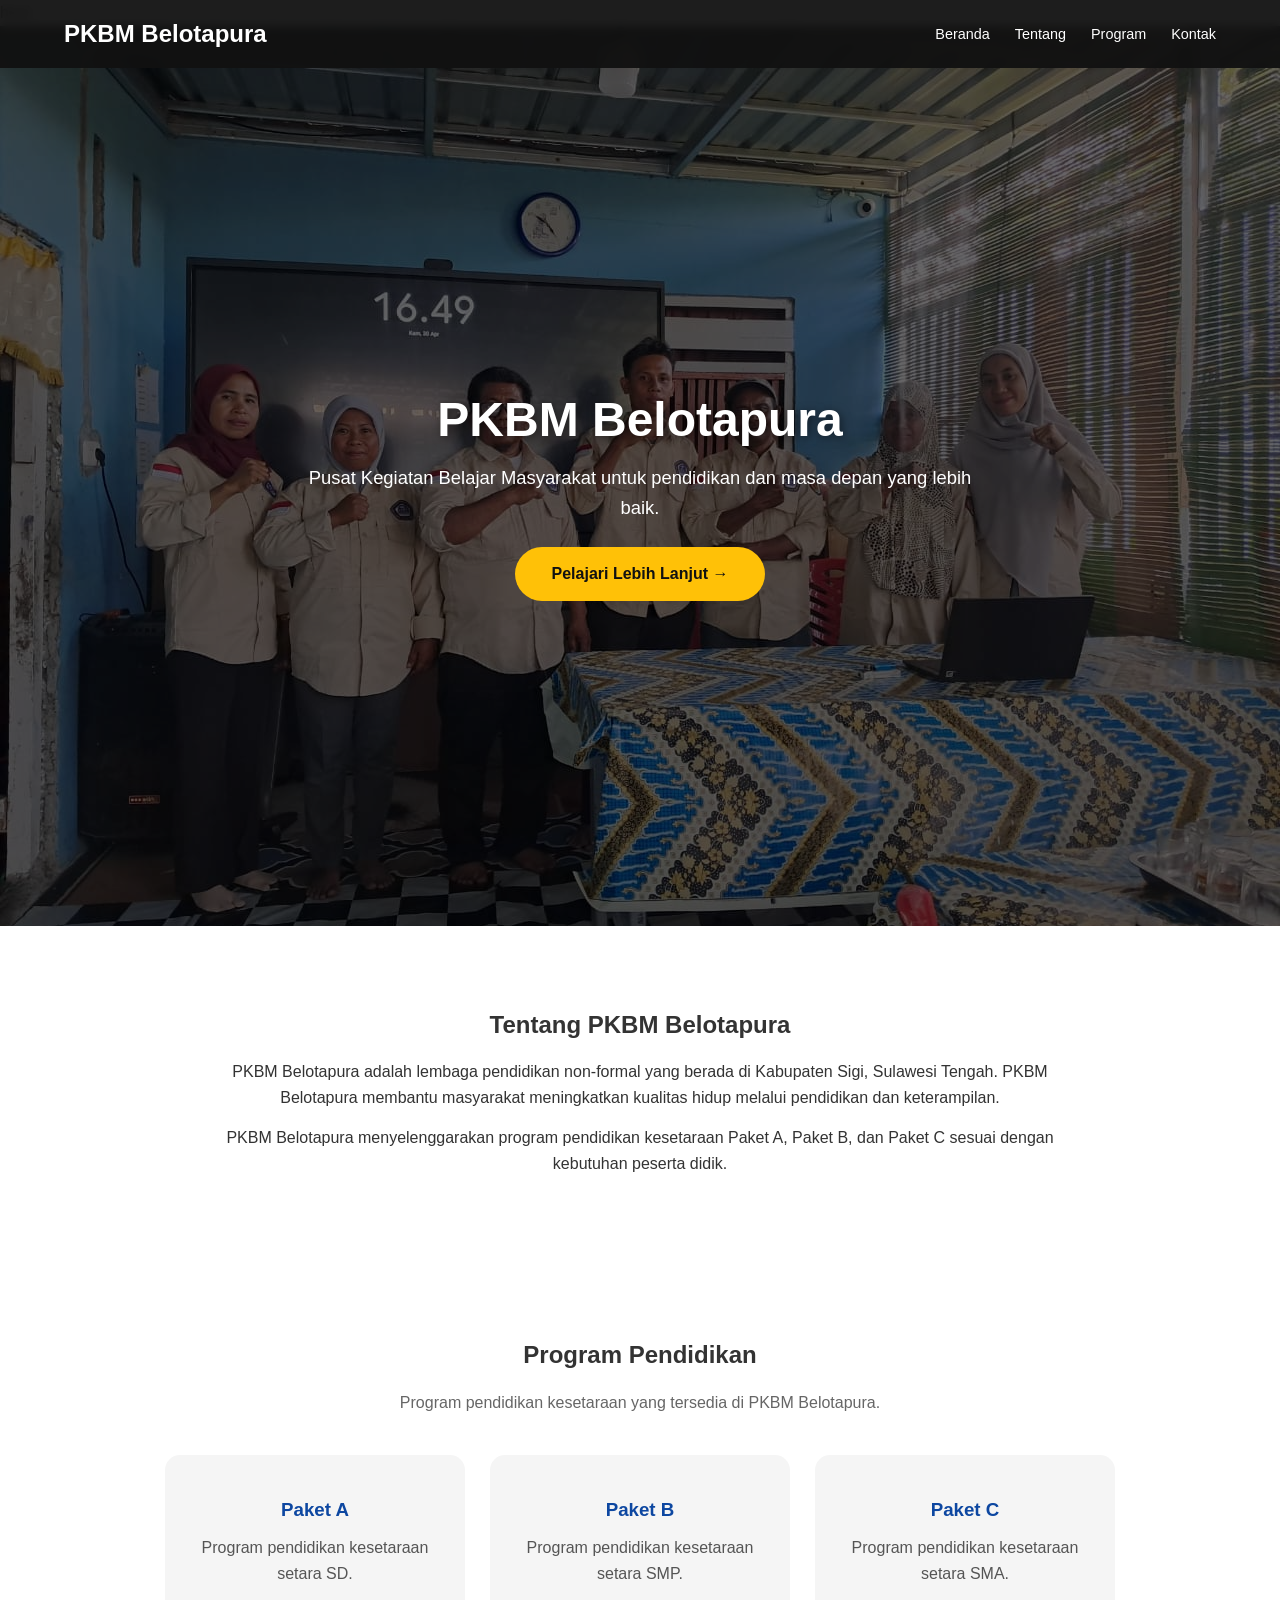
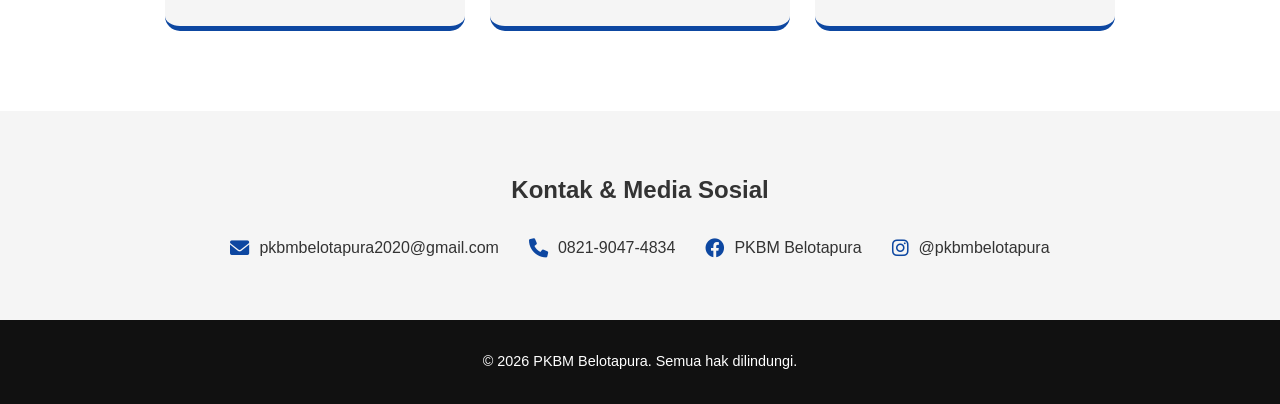
<file: index.html>
html
    <!DOCTYPE html>
    <html lang="id">

    <head>

        <meta charset="UTF-8">

            <meta name="google-site-verification" content="3CQMXkHi-KrvbpvEuvMcFY0eyLplA8LB2HC7Y9YpvDQ" />

        <meta
            name="viewport"
            content="width=device-width, initial-scale=1.0"
        >

        <!-- SEO -->
        <meta
            name="description"
            content="PKBM Belotapura adalah lembaga pendidikan non-formal di Kabupaten Sigi, Sulawesi Tengah, yang menyediakan program pendidikan kesetaraan Paket A, Paket B, dan Paket C."
        >

        <meta
            name="robots"
            content="index, follow"
        >

        <link
            rel="canonical"
            href="https://pkbm-belotapura.vercel.app/"
        >

        <title>
            PKBM Belotapura | Pusat Kegiatan Belajar Masyarakat
        </title>


        <!-- Favicon -->
        <link
            rel="icon"
            type="image/png"
            href="assets/img/favicon.png"
        >


        <!-- Open Graph -->
        <meta
            property="og:title"
            content="PKBM Belotapura | Pusat Kegiatan Belajar Masyarakat"
        >

        <meta
            property="og:description"
            content="PKBM Belotapura adalah lembaga pendidikan non-formal di Kabupaten Sigi, Sulawesi Tengah, yang menyediakan program Paket A, Paket B, dan Paket C."
        >

        <meta
            property="og:image"
            content="https://pkbm-belotapura.vercel.app/assets/img/hero.jpg"
        >

        <meta
            property="og:url"
            content="https://pkbm-belotapura.vercel.app/"
        >

        <meta
            property="og:type"
            content="website"
        >

        <meta
            property="og:locale"
            content="id_ID"
        >

        <meta
            property="og:site_name"
            content="PKBM Belotapura"
        >


        <!-- Twitter Card -->
        <meta
            name="twitter:card"
            content="summary_large_image"
        >

        <meta
            name="twitter:title"
            content="PKBM Belotapura | Pusat Kegiatan Belajar Masyarakat"
        >

        <meta
            name="twitter:description"
            content="PKBM Belotapura adalah lembaga pendidikan non-formal di Kabupaten Sigi, Sulawesi Tengah, yang menyediakan program Paket A, Paket B, dan Paket C."
        >

        <meta
            name="twitter:image"
            content="https://pkbm-belotapura.vercel.app/assets/img/hero.jpg"
        >


        <!-- Font Awesome -->
        <link
            rel="stylesheet"
            href="https://cdnjs.cloudflare.com/ajax/libs/font-awesome/6.0.0/css/all.min.css"
        >


        <!-- CSS -->
        <link
            rel="stylesheet"
            href="style.css"
        >

    </head>


    <body>


    <header>

        <nav
            class="navbar"
            aria-label="Navigasi utama"
        >

            <a
                href="index.html"
                class="logo"
            >
                PKBM Belotapura
            </a>


            <ul class="nav-links">

                <li>
                    <a href="index.html">
                        Beranda
                    </a>
                </li>

                <li>
                    <a href="#about">
                        Tentang
                    </a>
                </li>

                <li>
                    <a href="#program">
                        Program
                    </a>
                </li>

                <li>
                    <a href="#contact">
                        Kontak
                    </a>
                </li>

            </ul>


            <div
                class="menu-toggle"
                aria-label="Buka menu navigasi"
            >
                ☰
            </div>

        </nav>

    </header>


    <main>


        <!-- HERO -->
        <section
            id="home"
            class="hero"
            aria-labelledby="hero-title"
        >

            <div class="hero-content">

                <h1 id="hero-title">
                    PKBM Belotapura
                </h1>

                <p>
                    Pusat Kegiatan Belajar Masyarakat untuk pendidikan
                    dan masa depan yang lebih baik.
                </p>

                <a
                    href="beranda.html"
                    class="btn"
                >
                    Pelajari Lebih Lanjut →
                </a>

            </div>

        </section>


        <!-- TENTANG -->
        <section
            id="about"
            class="about"
            aria-labelledby="about-title"
        >

            <div class="container">

                <h2 id="about-title">
                    Tentang PKBM Belotapura
                </h2>


                <p>
                    PKBM Belotapura adalah lembaga pendidikan non-formal
                    yang berada di Kabupaten Sigi, Sulawesi Tengah.
                    PKBM Belotapura membantu masyarakat meningkatkan
                    kualitas hidup melalui pendidikan dan keterampilan.
                </p>


                <p>
                    PKBM Belotapura menyelenggarakan program pendidikan
                    kesetaraan Paket A, Paket B, dan Paket C sesuai dengan
                    kebutuhan peserta didik.
                </p>

            </div>

        </section>


        <!-- PROGRAM -->
        <section
            id="program"
            class="program"
            aria-labelledby="program-title"
        >

            <h2 id="program-title">
                Program Pendidikan
            </h2>


            <p class="section-description">
                Program pendidikan kesetaraan yang tersedia di
                PKBM Belotapura.
            </p>


            <div class="program-container">


                <article class="program-card">

                    <h3>
                        Paket A
                    </h3>

                    <p>
                        Program pendidikan kesetaraan setara SD.
                    </p>

                </article>


                <article class="program-card">

                    <h3>
                        Paket B
                    </h3>

                    <p>
                        Program pendidikan kesetaraan setara SMP.
                    </p>

                </article>


                <article class="program-card">

                    <h3>
                        Paket C
                    </h3>

                    <p>
                        Program pendidikan kesetaraan setara SMA.
                    </p>

                </article>


            </div>

        </section>


        <!-- KONTAK -->
        <section
            id="contact"
            class="contact"
            aria-labelledby="contact-title"
        >

            <h2 id="contact-title">
                Kontak & Media Sosial
            </h2>


            <div class="contact-container">


                <!-- EMAIL -->
                <div class="contact-item">

                    <i
                        class="fas fa-envelope"
                        aria-hidden="true"
                    ></i>

                    <a href="mailto:pkbmbelotapura2020@gmail.com">
                        pkbmbelotapura2020@gmail.com
                    </a>

                </div>


                <!-- TELEPON -->
                <div class="contact-item">

                    <i
                        class="fas fa-phone"
                        aria-hidden="true"
                    ></i>

                    <a href="tel:+6282190474834">
                        0821-9047-4834
                    </a>

                </div>


                <!-- FACEBOOK -->
                <div class="contact-item">

                    <a
                        href="https://facebook.com/pkbmbelotapura"
                        target="_blank"
                        rel="noopener noreferrer"
                        aria-label="Facebook PKBM Belotapura"
                    >

                        <i
                            class="fab fa-facebook"
                            aria-hidden="true"
                        ></i>

                        <span>
                            PKBM Belotapura
                        </span>

                    </a>

                </div>


                <!-- INSTAGRAM -->
                <div class="contact-item">

                    <a
                        href="https://instagram.com/pkbmbelotapura"
                        target="_blank"
                        rel="noopener noreferrer"
                        aria-label="Instagram PKBM Belotapura"
                    >

                        <i
                            class="fab fa-instagram"
                            aria-hidden="true"
                        ></i>

                        <span>
                            @pkbmbelotapura
                        </span>

                    </a>

                </div>


            </div>

        </section>


    </main>


    <footer>

        <p>
            © 2026 PKBM Belotapura. Semua hak dilindungi.
        </p>

    </footer>


    </body>

    </html>
</file>
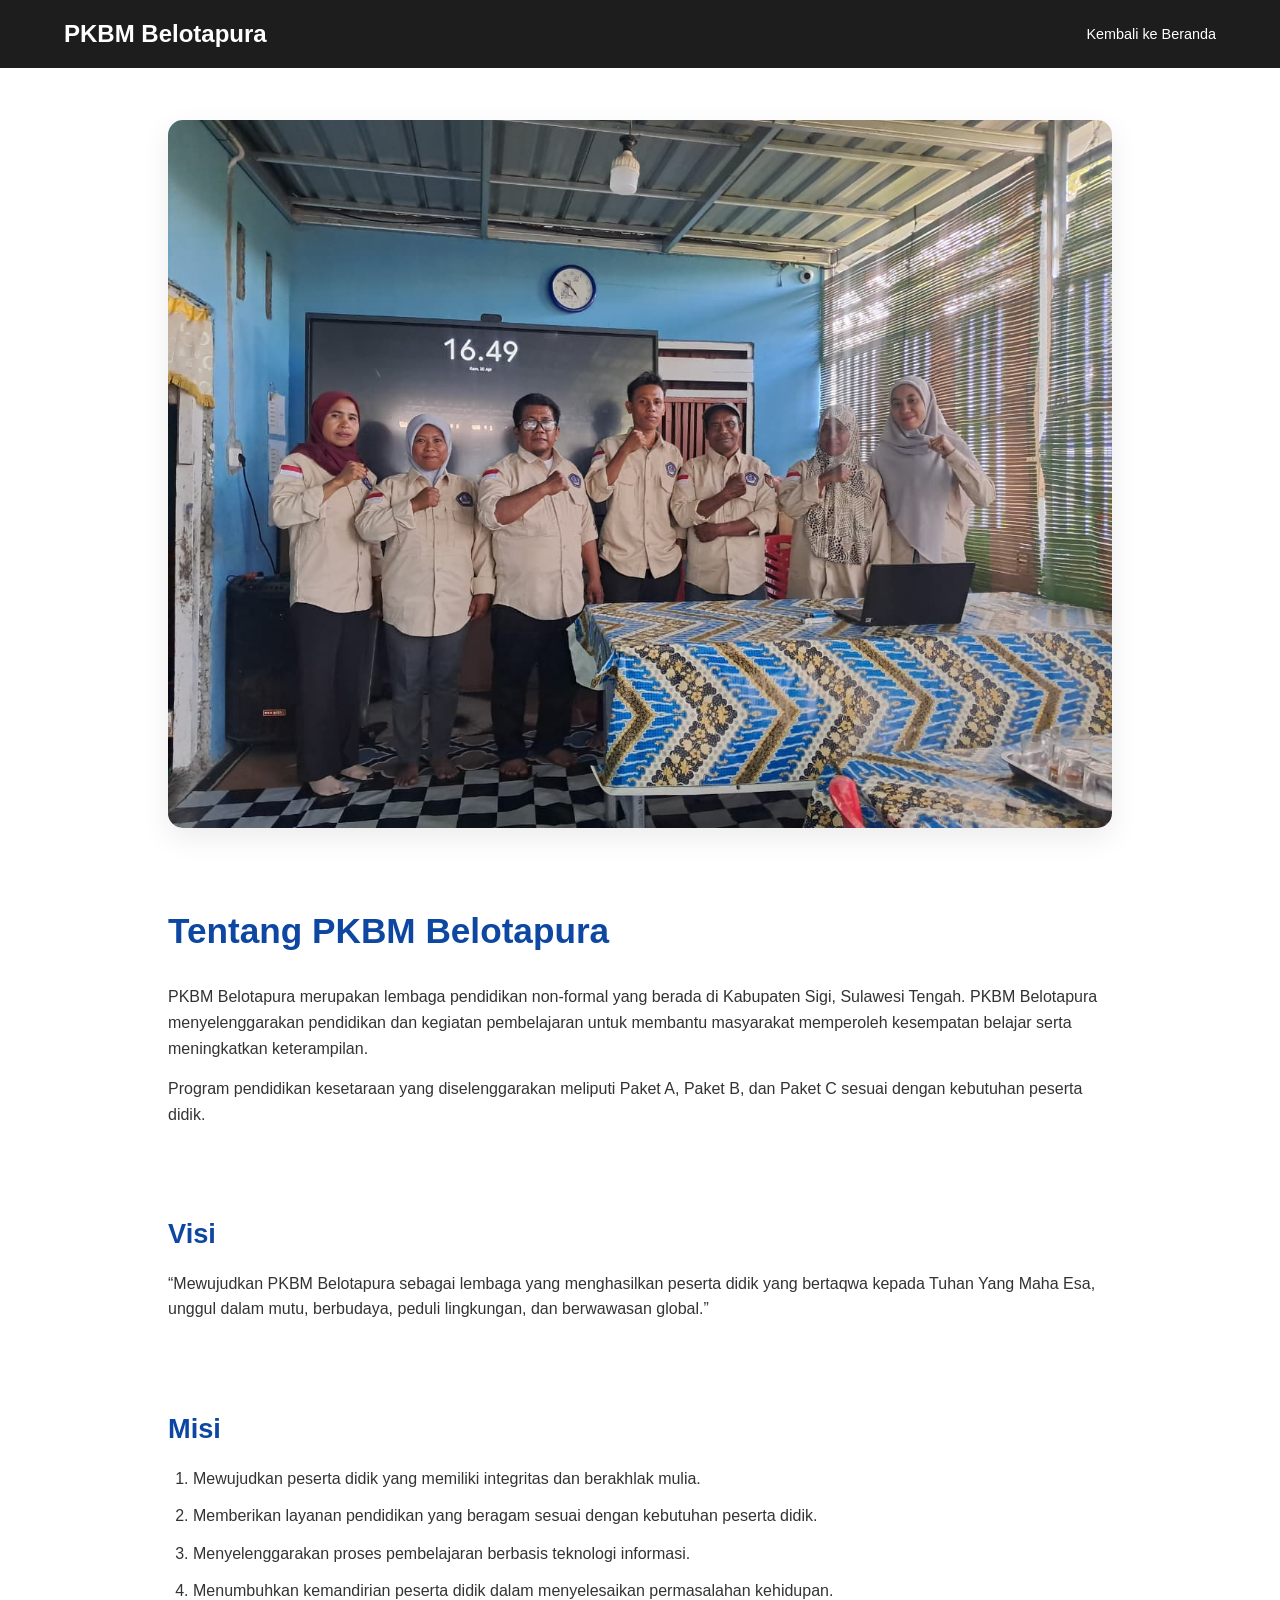
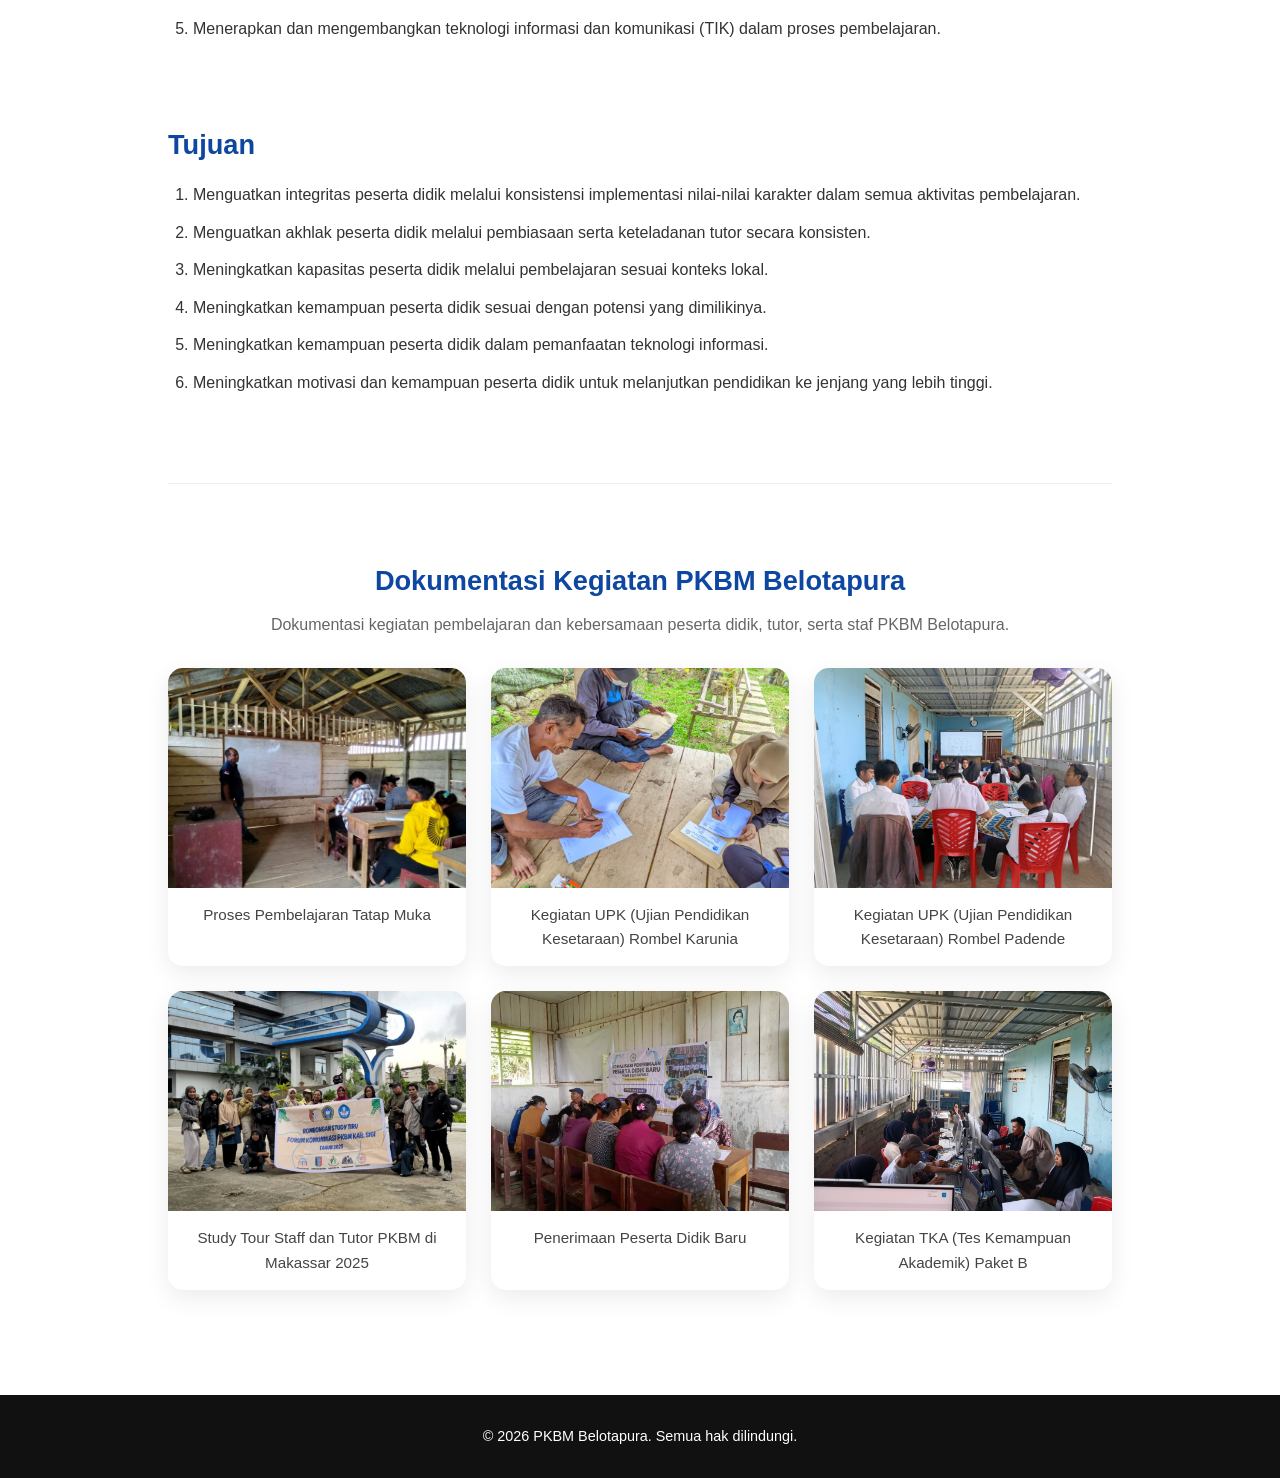
<file: beranda.html>
<!DOCTYPE html>
        <html lang="id">

        <head>

            <meta charset="UTF-8">

            <meta
                name="viewport"
                content="width=device-width, initial-scale=1.0"
            >

            <!-- SEO -->
            <meta
                name="description"
                content="Tentang PKBM Belotapura di Kabupaten Sigi, Sulawesi Tengah. Kenali visi, misi, tujuan, program pendidikan, dan dokumentasi kegiatan PKBM Belotapura."
            >

            <meta
                name="robots"
                content="index, follow"
            >

            <link
                rel="canonical"
                href="https://pkbm-belotapura.vercel.app/beranda.html"
            >

            <title>
                Tentang PKBM Belotapura | Visi, Misi & Kegiatan
            </title>


            <!-- Favicon -->
            <link
                rel="icon"
                type="image/png"
                href="assets/img/favicon.png"
            >


            <!-- Open Graph -->
            <meta
                property="og:title"
                content="Tentang PKBM Belotapura | Visi, Misi & Kegiatan"
            >

            <meta
                property="og:description"
                content="Informasi mengenai PKBM Belotapura di Kabupaten Sigi, Sulawesi Tengah, meliputi visi, misi, tujuan, dan dokumentasi kegiatan."
            >

            <meta
                property="og:image"
                content="https://pkbm-belotapura.vercel.app/assets/img/hero.jpg"
            >

            <meta
                property="og:url"
                content="https://pkbm-belotapura.vercel.app/beranda.html"
            >

            <meta
                property="og:type"
                content="website"
            >

            <meta
                property="og:locale"
                content="id_ID"
            >

            <meta
                property="og:site_name"
                content="PKBM Belotapura"
            >


            <!-- Twitter Card -->
            <meta
                name="twitter:card"
                content="summary_large_image"
            >

            <meta
                name="twitter:title"
                content="Tentang PKBM Belotapura | Visi, Misi & Kegiatan"
            >

            <meta
                name="twitter:description"
                content="Informasi mengenai PKBM Belotapura di Kabupaten Sigi, Sulawesi Tengah, meliputi visi, misi, tujuan, dan dokumentasi kegiatan."
            >

            <meta
                name="twitter:image"
                content="https://pkbm-belotapura.vercel.app/assets/img/hero.jpg"
            >


            <!-- CSS -->
            <link
                rel="stylesheet"
                href="style.css"
            >

        </head>


        <body>


        <header>

            <nav
                class="navbar"
                aria-label="Navigasi utama"
            >

                <a
                    href="index.html"
                    class="logo"
                >
                    PKBM Belotapura
                </a>


                <ul class="nav-links">

                    <li>
                        <a href="index.html">
                            Kembali ke Beranda
                        </a>
                    </li>

                </ul>

            </nav>

        </header>


        <main class="content-detail">


            <article>


                <!-- GAMBAR UTAMA -->
                <div class="main-image">

                    <img
                        src="assets/img/hero.jpg"
                        alt="Kegiatan dan lingkungan PKBM Belotapura di Kabupaten Sigi"
                        loading="eager"
                    >

                </div>


                <!-- TENTANG -->
                <section>

                    <h1>
                        Tentang PKBM Belotapura
                    </h1>

                    <p>
                        PKBM Belotapura merupakan lembaga pendidikan non-formal
                        yang berada di Kabupaten Sigi, Sulawesi Tengah.
                        PKBM Belotapura menyelenggarakan pendidikan dan kegiatan
                        pembelajaran untuk membantu masyarakat memperoleh
                        kesempatan belajar serta meningkatkan keterampilan.
                    </p>

                    <p>
                        Program pendidikan kesetaraan yang diselenggarakan
                        meliputi Paket A, Paket B, dan Paket C sesuai dengan
                        kebutuhan peserta didik.
                    </p>

                </section>


                <!-- VISI -->
                <section>

                    <h2>
                        Visi
                    </h2>

                    <p>
                        “Mewujudkan PKBM Belotapura sebagai lembaga yang
                        menghasilkan peserta didik yang bertaqwa kepada
                        Tuhan Yang Maha Esa, unggul dalam mutu, berbudaya,
                        peduli lingkungan, dan berwawasan global.”
                    </p>

                </section>


                <!-- MISI -->
                <section>

                    <h2>
                        Misi
                    </h2>

                    <ol>

                        <li>
                            Mewujudkan peserta didik yang memiliki integritas
                            dan berakhlak mulia.
                        </li>

                        <li>
                            Memberikan layanan pendidikan yang beragam sesuai
                            dengan kebutuhan peserta didik.
                        </li>

                        <li>
                            Menyelenggarakan proses pembelajaran berbasis
                            teknologi informasi.
                        </li>

                        <li>
                            Menumbuhkan kemandirian peserta didik dalam
                            menyelesaikan permasalahan kehidupan.
                        </li>

                        <li>
                            Menerapkan dan mengembangkan teknologi informasi
                            dan komunikasi (TIK) dalam proses pembelajaran.
                        </li>

                    </ol>

                </section>


                <!-- TUJUAN -->
                <section>

                    <h2>
                        Tujuan
                    </h2>

                    <ol>

                        <li>
                            Menguatkan integritas peserta didik melalui
                            konsistensi implementasi nilai-nilai karakter
                            dalam semua aktivitas pembelajaran.
                        </li>

                        <li>
                            Menguatkan akhlak peserta didik melalui pembiasaan
                            serta keteladanan tutor secara konsisten.
                        </li>

                        <li>
                            Meningkatkan kapasitas peserta didik melalui
                            pembelajaran sesuai konteks lokal.
                        </li>

                        <li>
                            Meningkatkan kemampuan peserta didik sesuai dengan
                            potensi yang dimilikinya.
                        </li>

                        <li>
                            Meningkatkan kemampuan peserta didik dalam
                            pemanfaatan teknologi informasi.
                        </li>

                        <li>
                            Meningkatkan motivasi dan kemampuan peserta didik
                            untuk melanjutkan pendidikan ke jenjang yang
                            lebih tinggi.
                        </li>

                    </ol>

                </section>


                <hr class="section-divider">


                <!-- GALERI -->
                <section
                    class="gallery-section"
                    aria-labelledby="gallery-title"
                >

                    <h2 id="gallery-title">
                        Dokumentasi Kegiatan PKBM Belotapura
                    </h2>


                    <p class="gallery-intro">
                        Dokumentasi kegiatan pembelajaran dan kebersamaan
                        peserta didik, tutor, serta staf PKBM Belotapura.
                    </p>


                    <div class="photo-grid">


                        <figure class="photo-item">

                            <img
                                src="assets/img/kegiatan1.jpg"
                                alt="Proses pembelajaran tatap muka di PKBM Belotapura"
                                loading="lazy"
                            >

                            <figcaption>
                                Proses Pembelajaran Tatap Muka
                            </figcaption>

                        </figure>


                        <figure class="photo-item">

                            <img
                                src="assets/img/kegiatan2.jpg"
                                alt="Kegiatan UPK Ujian Pendidikan Kesetaraan Rombel Karunia di PKBM Belotapura"
                                loading="lazy"
                            >

                            <figcaption>
                                Kegiatan UPK (Ujian Pendidikan Kesetaraan)
                                Rombel Karunia
                            </figcaption>

                        </figure>


                        <figure class="photo-item">

                            <img
                                src="assets/img/kegiatan3.jpg"
                                alt="Kegiatan UPK Ujian Pendidikan Kesetaraan Rombel Padende di PKBM Belotapura"
                                loading="lazy"
                            >

                            <figcaption>
                                Kegiatan UPK (Ujian Pendidikan Kesetaraan)
                                Rombel Padende
                            </figcaption>

                        </figure>


                        <figure class="photo-item">

                            <img
                                src="assets/img/kegiatan4.jpg"
                                alt="Study Tour staf dan tutor PKBM Belotapura di Makassar tahun 2025"
                                loading="lazy"
                            >

                            <figcaption>
                                Study Tour Staff dan Tutor PKBM
                                di Makassar 2025
                            </figcaption>

                        </figure>


                        <figure class="photo-item">

                            <img
                                src="assets/img/kegiatan5.jpg"
                                alt="Penerimaan peserta didik baru PKBM Belotapura"
                                loading="lazy"
                            >

                            <figcaption>
                                Penerimaan Peserta Didik Baru
                            </figcaption>

                        </figure>


                        <figure class="photo-item">

                            <img
                                src="assets/img/kegiatan6.jpg"
                                alt="Kegiatan TKA Tes Kemampuan Akademik Paket B di PKBM Belotapura"
                                loading="lazy"
                            >

                            <figcaption>
                                Kegiatan TKA (Tes Kemampuan Akademik)
                                Paket B
                            </figcaption>

                        </figure>


                    </div>

                </section>


            </article>


        </main>


        <footer>

            <p>
                © 2026 PKBM Belotapura. Semua hak dilindungi.
            </p>

        </footer>


        </body>

        </html>
</file>
<file: style.css>
/* =========================================

    1. RESET & BASE
    ========================================= */

    * {
    margin: 0;
    padding: 0;
    box-sizing: border-box;
    }

    html {
    scroll-behavior: smooth;
    scroll-padding-top: 70px;
    }

    body {
    font-family: "Segoe UI", Tahoma, Geneva, Verdana, sans-serif;
    line-height: 1.6;
    color: #333;
    background-color: var(--white);
    }

    /* =========================================
    2. VARIABLES
    ========================================= */

    :root {
    --primary: #0d47a1;
    --accent: #ffc107;
    --dark: #111;
    --white: #fff;
    --light: #f5f5f5;
    }

    /* =========================================
    3. NAVBAR
    ========================================= */

    header {
    position: fixed;
    top: 0;
    left: 0;
    width: 100%;
    z-index: 1000;
    }

    .navbar {
    display: flex;
    justify-content: space-between;
    align-items: center;
    padding: 15px 5%;
    background: rgba(17, 17, 17, 0.95);
    color: var(--white);
    backdrop-filter: blur(5px);
    }

    .logo {
    font-size: 1.5rem;
    font-weight: bold;
    color: var(--white);
    text-decoration: none;
    }

    .nav-links {
    display: flex;
    list-style: none;
    }

    .nav-links li {
    margin-left: 25px;
    }

    .nav-links a {
    color: var(--white);
    text-decoration: none;
    font-size: 0.9rem;
    font-weight: 500;
    transition: 0.3s;
    }

    .nav-links a:hover {
    color: var(--accent);
    }

    .menu-toggle {
    display: none;
    font-size: 1.5rem;
    cursor: pointer;
    }

    /* =========================================
    4. HERO
    ========================================= */

    .hero {
    min-height: 100vh;
    background: url("assets/img/hero.jpg") center / cover no-repeat;

   
    display: flex;
    flex-direction: column;
    justify-content: center;
    align-items: center;

    text-align: center;
    color: var(--white);

    position: relative;
    padding: 100px 20px 60px;
    

    }

    .hero::after {
    content: "";
    position: absolute;
    inset: 0;
    background: rgba(0, 0, 0, 0.6);
    z-index: 1;
    }

    .hero-content {
    position: relative;
    z-index: 2;
    max-width: 850px;
    }

    .hero h1 {
    font-size: 3rem;
    line-height: 1.2;
    margin-bottom: 15px;
    text-shadow: 2px 2px 10px rgba(0, 0, 0, 0.5);
    }

    .hero p {
    font-size: 1.15rem;
    max-width: 700px;
    margin: 0 auto;
    }

    /* =========================================
    5. BUTTON
    ========================================= */

    .btn {
    display: inline-block;
    margin-top: 25px;
    padding: 12px 35px;

   
    border-radius: 50px;

    background: var(--accent);
    color: var(--dark);

    text-decoration: none;
    font-weight: bold;

    transition: 0.3s ease;
    border: 2px solid transparent;
  

    }

    .btn:hover {
    background: transparent;
    color: var(--accent);
    border: 2px solid var(--accent);
    transform: translateY(-3px);
    }

    /* =========================================
    6. GENERAL SECTION
    ========================================= */

    section {
    padding: 80px 10%;
    }

    .about,
    .program,
    .contact {
    text-align: center;
    }

    .container {
    max-width: 900px;
    margin: 0 auto;
    }

    .about p {
    max-width: 850px;
    margin: 15px auto 0;
    }

    .section-description {
    max-width: 700px;
    margin: 15px auto 0;
    color: #666;
    }

    /* =========================================
    7. PROGRAM
    ========================================= */

    .program-container {
    display: flex;
    justify-content: center;
    gap: 25px;

 
    margin-top: 40px;

    flex-wrap: wrap;
  

    }

    .program-card {
    background: var(--light);

    
    padding: 40px 30px;

    border-radius: 15px;

    min-width: 250px;
    flex: 1;
    max-width: 300px;

    transition: 0.4s;

    border-bottom: 5px solid var(--primary);


    }

    .program-card h3 {
    color: var(--primary);
    margin-bottom: 10px;
    }

    .program-card p {
    color: #555;
    }

    .program-card:hover {
    transform: translateY(-10px);


    box-shadow:
        0 15px 30px rgba(0, 0, 0, 0.1);


    }

    /* =========================================
    8. CONTACT
    ========================================= */

    .contact {
    padding: 60px 10%;
    text-align: center;
    background: var(--light);
    }

    .contact-container {
    display: flex;
    justify-content: center;
    align-items: center;


    gap: 30px;

    flex-wrap: wrap;

    margin-top: 25px;


    }

    .contact-item {
    display: flex;
    align-items: center;


    gap: 10px;

    font-size: 1rem;


    }

    .contact-item i {
    color: var(--primary);
    font-size: 1.2rem;
    }

    .contact-item a {
    text-decoration: none;
    color: inherit;


    display: flex;
    align-items: center;

    gap: 10px;

    transition: 0.3s;


    }

    .contact-item a:hover {
    color: var(--primary);
    transform: translateY(-2px);
    }

    /* =========================================
    9. DETAIL PAGE
    ========================================= */

    .content-detail {
    padding: 120px 10% 70px;
    max-width: 1200px;
    margin: 0 auto;
    }

    .content-detail article {
    max-width: 1000px;
    margin: 0 auto;
    }

    .content-detail section {
    padding: 35px 0;
    text-align: left;
    }

    .content-detail h1 {
    color: var(--primary);
    font-size: 2.2rem;
    margin-bottom: 25px;
    }

    .content-detail h2 {
    color: var(--primary);
    font-size: 1.7rem;
    margin-bottom: 15px;
    }

    .content-detail p {
    margin-bottom: 15px;
    }

    .content-detail ol {
    padding-left: 25px;
    }

    .content-detail li {
    margin-bottom: 12px;
    }

    .main-image {
    margin-bottom: 40px;
    }

    .main-image img {
    display: block;

  
    width: 100%;
    height: auto;

    border-radius: 15px;

    box-shadow:
        0 10px 30px rgba(0, 0, 0, 0.08);
  

    }

    /* =========================================
    10. DIVIDER
    ========================================= */

    .section-divider {
    margin: 40px 0;


    border: 0;
    border-top: 1px solid #eee;


    }

    /* =========================================
    11. GALLERY
    ========================================= */

    .gallery-section {
    text-align: center !important;
    }

    .gallery-section h2 {
    margin-bottom: 10px;
    }

    .gallery-intro {
    color: #666;
    margin-bottom: 30px;
    }

    .photo-grid {
    display: grid;

  
    grid-template-columns:
        repeat(3, minmax(0, 1fr));

    gap: 25px;

    margin-top: 30px;
  

    }

    .photo-item {
    margin: 0;

   
    background: var(--white);

    border-radius: 15px;

    overflow: hidden;

    box-shadow:
        0 8px 25px rgba(0, 0, 0, 0.08);

    transition: 0.3s ease;
   

    }

    .photo-item:hover {
    transform: translateY(-5px);

  
    box-shadow:
        0 12px 30px rgba(0, 0, 0, 0.12);


    }

    .photo-item img {
    display: block;

  
    width: 100%;
    height: 220px;

    object-fit: cover;


    }

    .photo-item figcaption {
    padding: 15px;

   
    font-size: 0.95rem;

    color: #444;

    text-align: center;


    }

    /* =========================================
    12. FOOTER
    ========================================= */

    footer {
    background: var(--dark);

    color: var(--white);

    text-align: center;

    padding: 30px;

    font-size: 0.9rem;
  

    }

    /* =========================================
    13. RESPONSIVE
    ========================================= */

    @media (max-width: 900px) {

    .photo-grid {
        grid-template-columns:
            repeat(2, minmax(0, 1fr));
    }


    }

    @media (max-width: 768px) {

    .nav-links {
        display: none;
    }

    .menu-toggle {
        display: block;
    }

    .hero {
        min-height: 90vh;
    }

    .hero h1 {
        font-size: 2.2rem;
    }

    .hero p {
        font-size: 1rem;
    }

    .program-card {
        min-width: 100%;
        max-width: 100%;
    }

    .content-detail {
        padding: 100px 6% 50px;
    }


    }

    @media (max-width: 600px) {


    section {
        padding: 60px 6%;
    }

    .contact-container {
        flex-direction: column;
        gap: 15px;
    }

    .photo-grid {
        grid-template-columns: 1fr;
    }

    .photo-item img {
        height: 230px;
    }

    .content-detail h1 {
        font-size: 1.8rem;
    }

    .content-detail h2 {
        font-size: 1.5rem;
    }


    }
</file>
